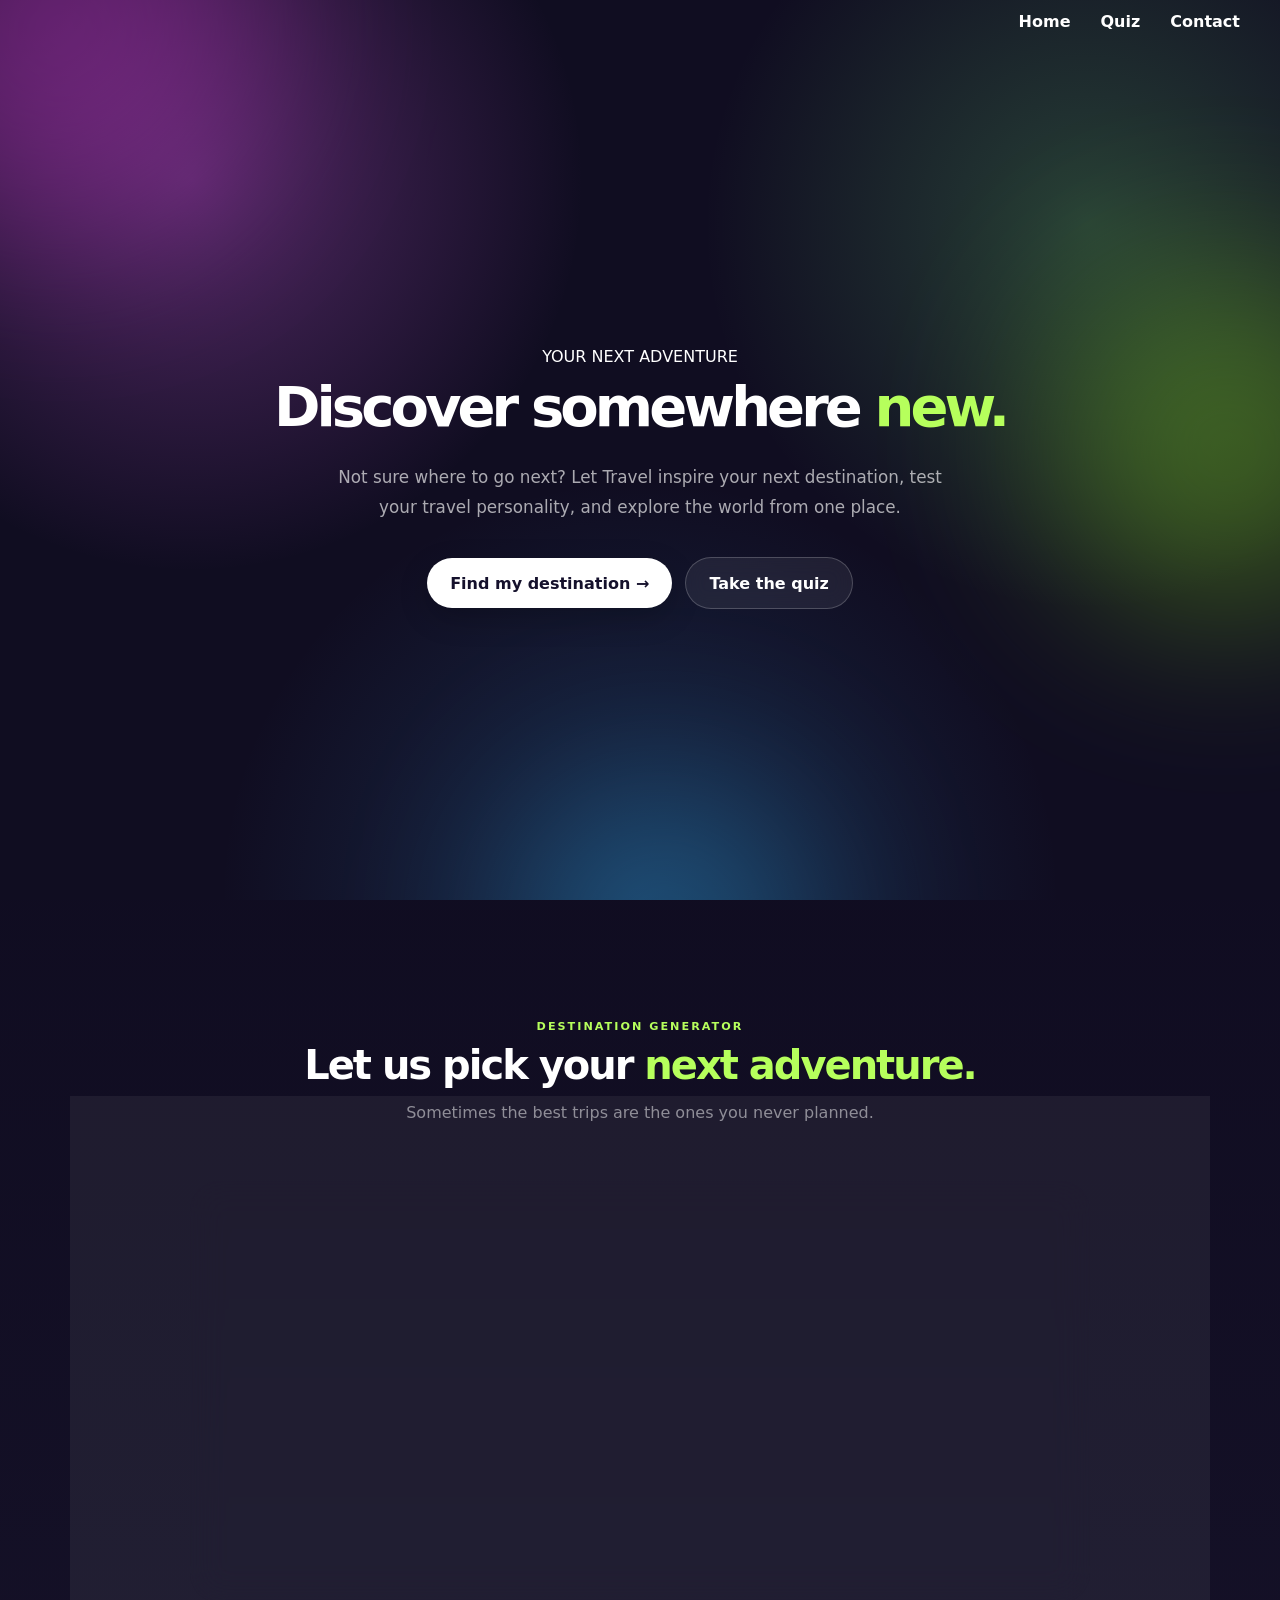
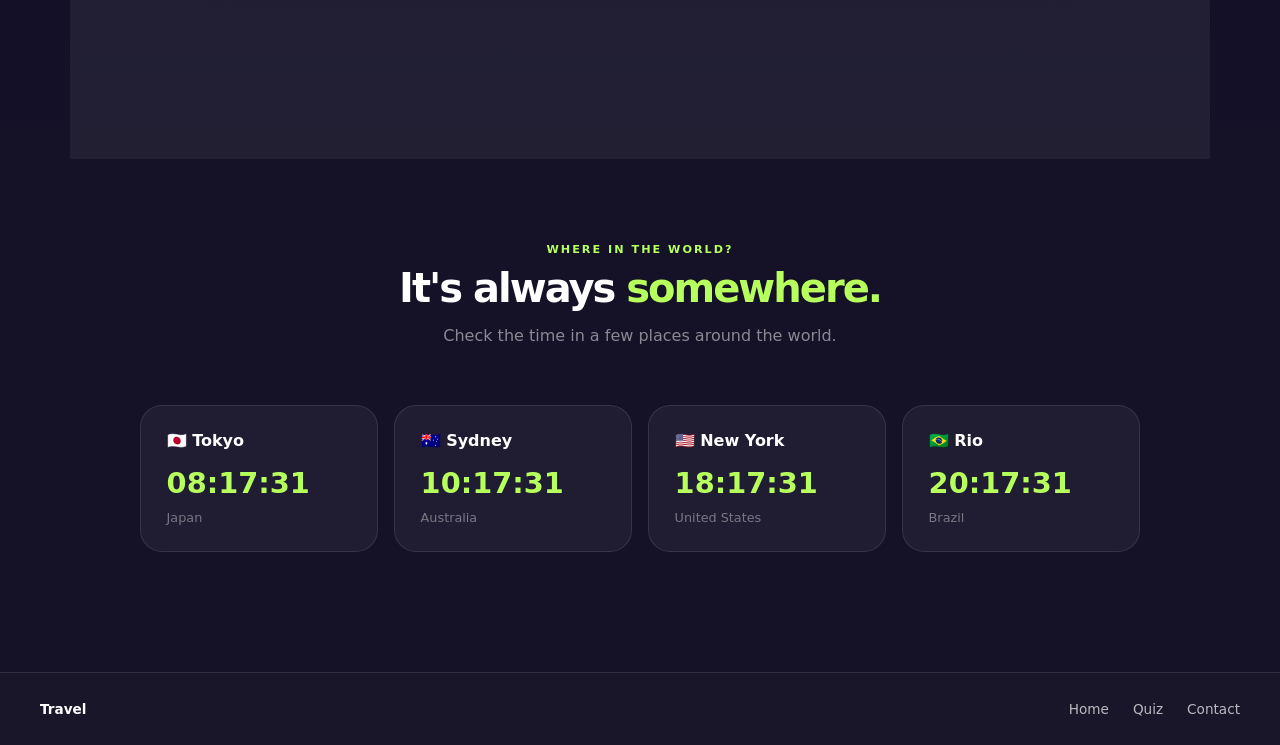
<file: index.html>
<!DOCTYPE html>
<html lang="en">
<head>
    <meta charset="UTF-8">
    <meta name="viewport" content="width=device-width, initial-scale=1.0">
    <link rel="stylesheet" href="stylehome.css">

    <title>Home</title>
</head>
<body>

    <!-- naviatie -->
    <div class="container">
        <nav class="navbar">
            <div class="nav-right">
                <a href="index.html">Home</a>
                <a href="quiz.html" class="is-active">Quiz</a>
                <a href="contact.html">Contact</a>
            </div>
        </nav>
    </div>



    <!-- hero -->

    <main>

        <section class="home-hero">

            <div class="hero-glow hero-glow-1"></div>
            <div class="hero-glow hero-glow-2"></div>
            <div class="hero-glow hero-glow-3"></div>

            <div class="home-hero-content">

                <p class="home-eyebrow">
                    YOUR NEXT ADVENTURE
                </p>

                <h1>
                    Discover somewhere
                    <span>new.</span>
                </h1>

                <p class="home-description">
                    Not sure where to go next?
                    Let Travel inspire your next destination,
                    test your travel personality, and explore
                    the world from one place.
                </p>

                <div class="home-buttons">
                    <a href="#generator" class="home-primary-button">
                        Find my destination →
                    </a>

                    <a href="quiz.html" class="home-secondary-button">
                        Take the quiz
                    </a>
                </div>


            </div>

        </section>


        <!-- generator -->

        <section class="destination-section" id="generator">

            <div class="section-heading">

                <p>DESTINATION GENERATOR</p>

                <h2>
                    Let us pick your
                    <span>next adventure.</span>
                </h2>

                <span>
                    Sometimes the best trips are the ones
                    you never planned.
                </span>

            </div>


            <div class="destination-card">

                <div class="destination-image">
                    <span>✈️</span>
                </div>

                <div class="destination-info">

                    <span class="destination-type">
                        RANDOM DESTINATION
                    </span>

                    <h3 id="destinationName">
                        Somewhere amazing.
                    </h3>

                    <p id="destinationDescription">
                        Press the button and discover a destination
                        you might never have considered.
                    </p>

                    <button class="generate-button" id="generateButton">
                        Surprise me →
                    </button>

                </div>

            </div>

        </section>


        <!-- klok -->

        <section class="clock-section">

            <div class="section-heading">

                <p>WHERE IN THE WORLD?</p>

                <h2>
                    It's always
                    <span>somewhere.</span>
                </h2>

                <span>
                    Check the time in a few places around the world.
                </span>

            </div>

            <div class="clock-grid">

                <div class="clock-card">
                    <span class="clock-city">🇯🇵 Tokyo</span>
                    <span class="world-time" data-timezone="Asia/Tokyo">--:--</span>
                    <span>Japan</span>
                </div>

                <div class="clock-card">
                    <span class="clock-city">🇦🇺 Sydney</span>
                    <span class="world-time" data-timezone="Australia/Sydney">--:--</span>
                    <span>Australia</span>
                </div>

                <div class="clock-card">
                    <span class="clock-city">🇺🇸 New York</span>
                    <span class="world-time" data-timezone="America/New_York">--:--</span>
                    <span>United States</span>
                </div>

                <div class="clock-card">
                    <span class="clock-city">🇧🇷 Rio</span>
                    <span class="world-time" data-timezone="America/Sao_Paulo">--:--</span>
                    <span>Brazil</span>
                </div>

            </div>

        </section>

    </main>


 
<script src="script.js"></script>

    <footer class="site-footer">
        <span class="footer-brand">Travel</span>
        <ul class="footer-links">
            <li><a href="index.html">Home</a></li>
            <li><a href="quiz.html">Quiz</a></li>
            <li><a href="contact.html">Contact</a></li>
        </ul>
    </footer>


</body>
</html>



</body>
</html>
</file>
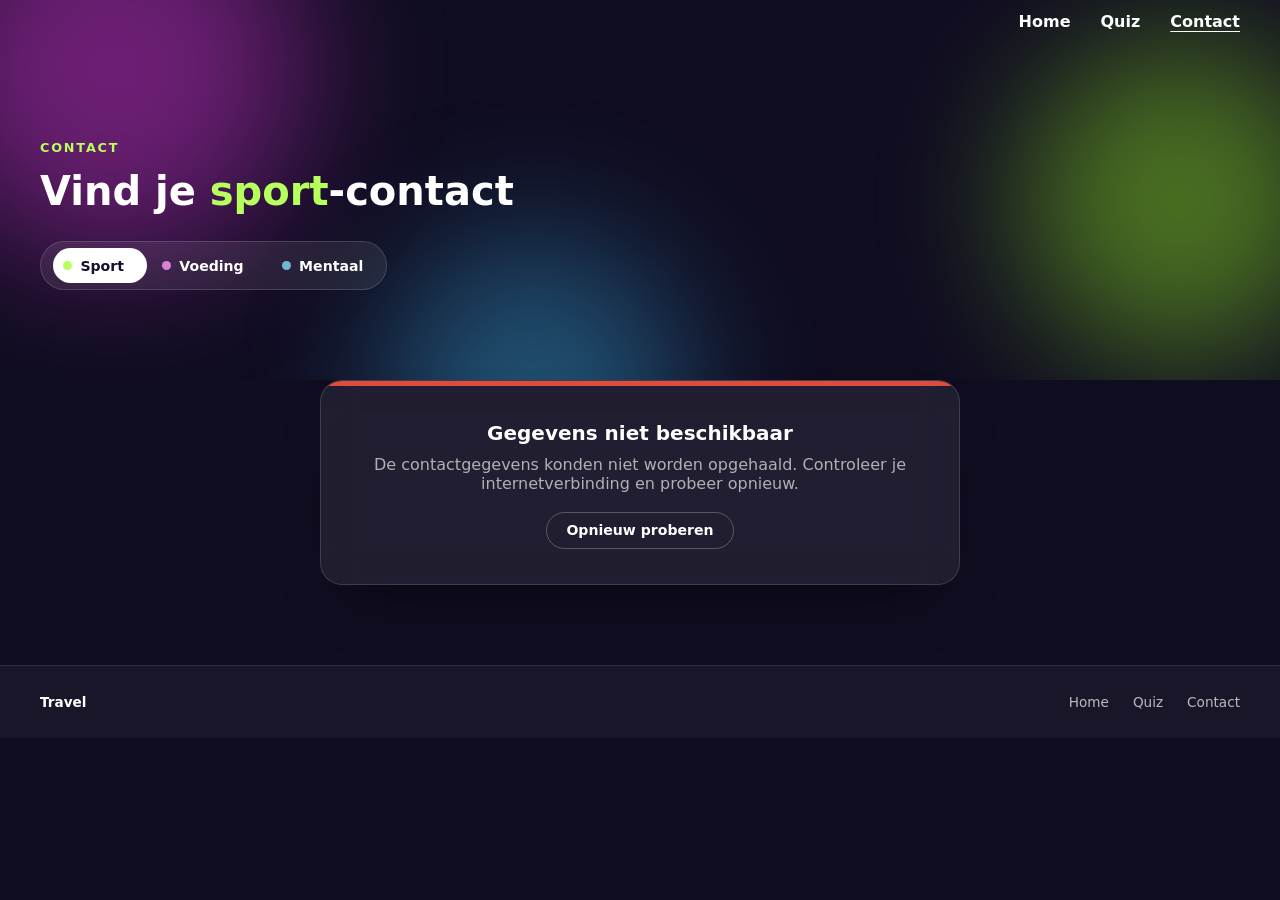
<file: contact.html>
<!DOCTYPE html>
<html lang="en">
<head>
    <meta charset="UTF-8">
    <meta name="viewport" content="width=device-width, initial-scale=1.0">
    <link rel="stylesheet" href="style.css">
    <title>Contact Travel</title>
</head>
<body>

    <div class="container">
        <nav class="navbar">
            <div class="nav-right">
                <a href="index.html">Home</a>
                <a href="quiz.html">Quiz</a>
                <a href="contact.html" class="is-active">Contact</a>
            </div>
        </nav>
    </div>

    <header class="contact-hero">
        <div class="contact-blob blob-1" aria-hidden="true"></div>
        <div class="contact-blob blob-2" aria-hidden="true"></div>
        <div class="contact-blob blob-3" aria-hidden="true"></div>

        <div class="contact-hero-inner">
            <p class="eyebrow" data-anim="eyebrow">Contact</p>
            <h1 data-anim="heading">Vind je <span class="accent-word" data-word>sport</span>-contact</h1>
          
            <div class="chip-tabs" role="tablist" aria-label="Kies een categorie" data-anim="extra">
                <span class="chip-indicator" aria-hidden="true"></span>
                <button class="chip" type="button" role="tab" data-cat="sport" aria-selected="true">
                    <span class="chip-dot" style="--dot: var(--c-sport)"></span>Sport
                </button>
                <button class="chip" type="button" role="tab" data-cat="voeding" aria-selected="false">
                    <span class="chip-dot" style="--dot: var(--c-voeding)"></span>Voeding
                </button>
                <button class="chip" type="button" role="tab" data-cat="mentaal" aria-selected="false">
                    <span class="chip-dot" style="--dot: var(--c-mentaal)"></span>Mentaal
                </button>
            </div>

        </div>
    </header>

    <main class="contact-main">
        <div class="contact-card" id="contactCard" aria-live="polite">
        <!-- zie contact.js -->
        </div>
    </main>


    <script src="https://cdnjs.cloudflare.com/ajax/libs/gsap/3.12.5/gsap.min.js"></script>
    <script src="contact.js"></script>


        <footer class="site-footer">
        <span class="footer-brand">Travel</span>
        <ul class="footer-links">
            <li><a href="index.html">Home</a></li>
            <li><a href="quiz.html">Quiz</a></li>
            <li><a href="contact.html">Contact</a></li>
        </ul>
    </footer>

    
</body>
</html>
</file>
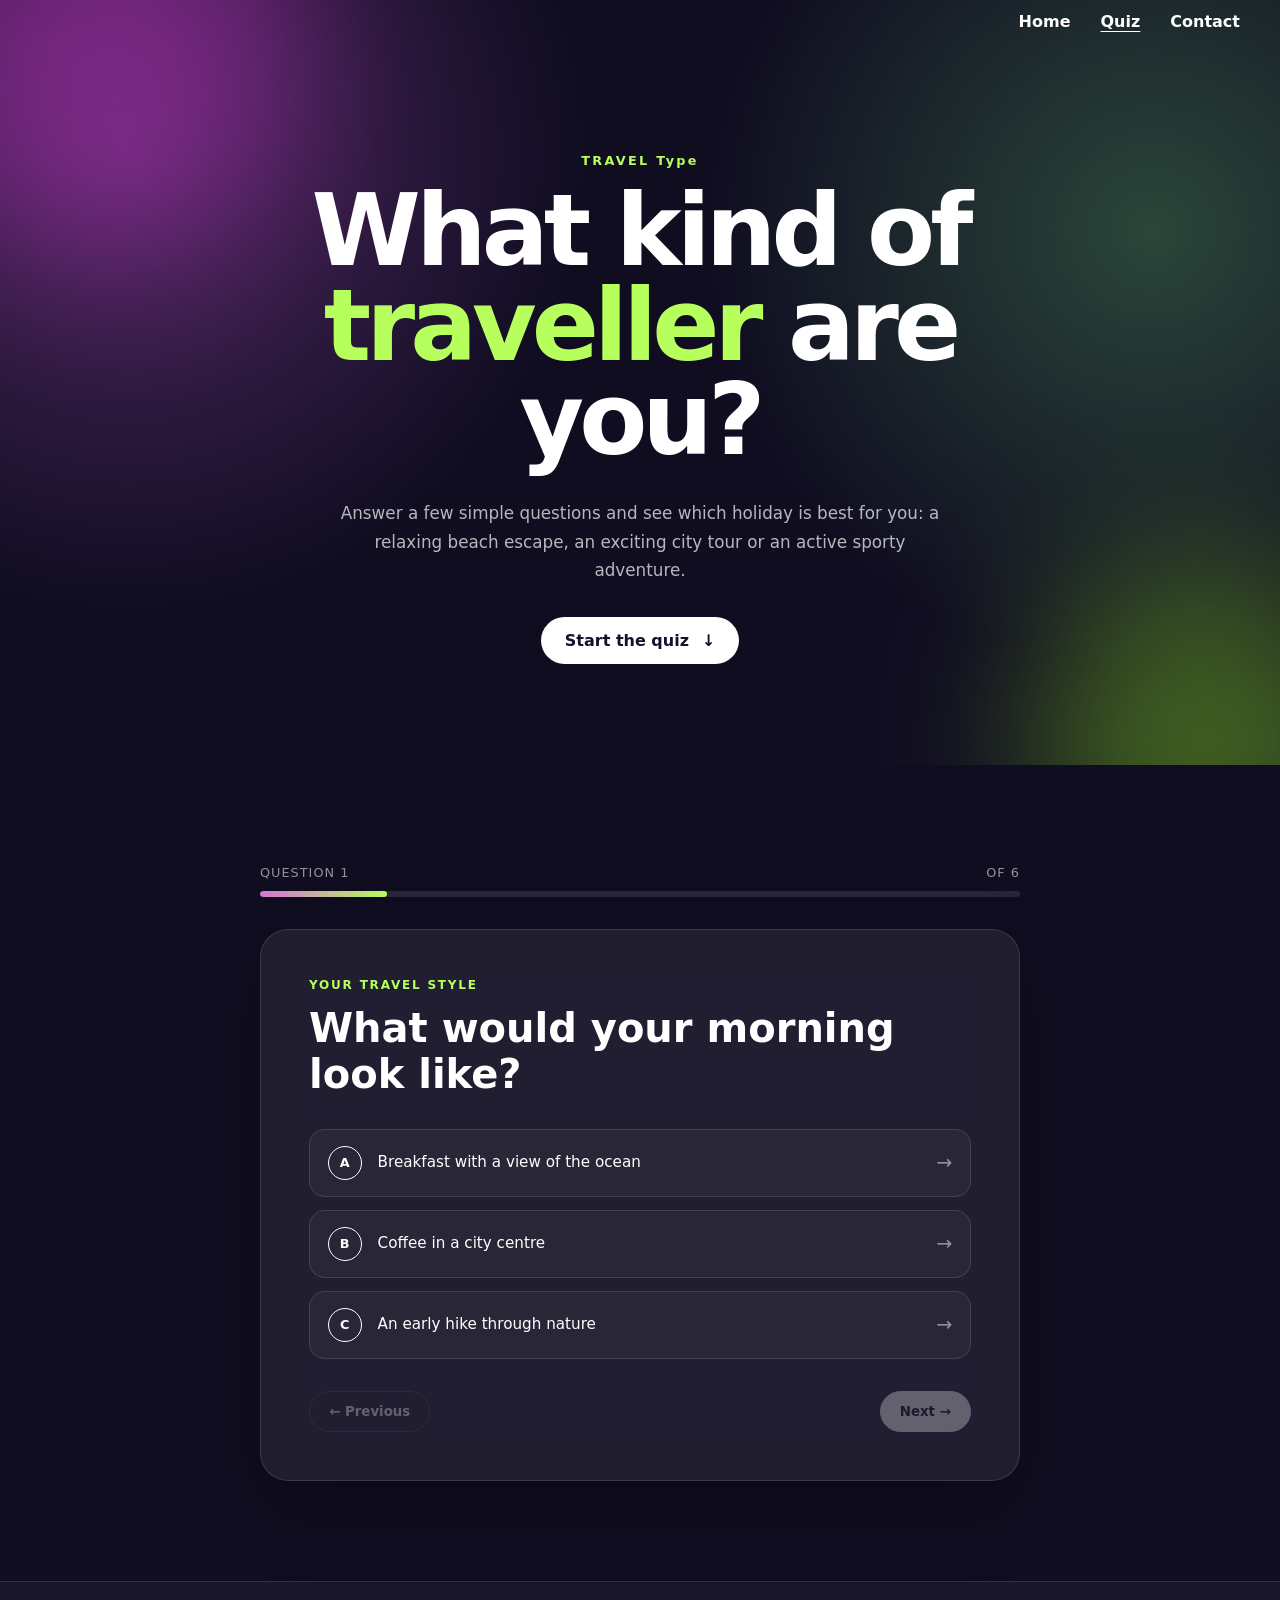
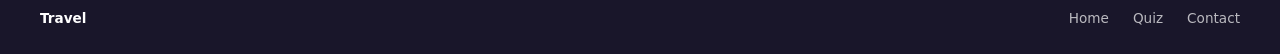
<file: quiz.html>
<!DOCTYPE html>
<html lang="en">
<head>
    <meta charset="UTF-8">
    <meta name="viewport" content="width=device-width, initial-scale=1.0">

    <link rel="stylesheet" href="style.css">

    <title>Travel Quiz</title>
</head>

<body>

    <!-- naviatie -->
    <div class="container">
        <nav class="navbar">
            <div class="nav-right">
                <a href="index.html">Home</a>
                <a href="quiz.html" class="is-active">Quiz</a>
                <a href="contact.html">Contact</a>
            </div>
        </nav>
    </div>


    <!-- Quiz -->
    <header class="quiz-hero">

        <div class="quiz-blob quiz-blob-1"></div>
        <div class="quiz-blob quiz-blob-2"></div>

        <div class="quiz-hero-content">

            <p class="quiz-eyebrow">TRAVEL Type</p>

            <h1>
                What kind of
                <span>traveller</span>
                are you?
            </h1>

            <p class="quiz-intro">
                Answer a few simple questions and see which holiday
                is best for you: a relaxing beach escape, an exciting city
                tour or an active sporty adventure.
            </p>

            <a href="#quiz" class="quiz-start-button">
                Start the quiz
                <span>↓</span>
            </a>

        </div>

    </header>


    <!-- Quiz selectie -->
    <main class="quiz-section" id="quiz">

        <div class="quiz-container">

            
            <div class="quiz-progress-container">

                <div class="quiz-progress-text">
                    <span id="questionNumber">Question 1</span>
                    <span id="questionTotal">of 6</span>
                </div>

                <div class="quiz-progress">
                    <div id="progressBar"></div>
                </div>

            </div>


            <!-- Question -->
            <div class="quiz-card" id="quizCard">

                <p class="question-category">
                    YOUR TRAVEL STYLE
                </p>

                <h2 id="questionText">
                    Loading question...
                </h2>

                <div class="answers" id="answers">
                    <!-- JavaScript-->
                </div>

                <div class="quiz-navigation">

                    <button
                        type="button"
                        id="previousButton"
                        class="quiz-secondary-button"
                        disabled>
                        ← Previous
                    </button>

                    <button
                        type="button"
                        id="nextButton"
                        class="quiz-next-button"
                        disabled>
                        Next →
                    </button>

                </div>

            </div>


            <!-- Resultaat -->
            <div class="quiz-result" id="quizResult">

                <p class="result-eyebrow">
                    YOUR PERFECT TRIP
                </p>

                <div id="resultIcon" class="result-icon">
                    🏖️
                </div>

                <h2 id="resultTitle">
                    Your result
                </h2>

                <p id="resultDescription">
                    Your travel personality will appear here.
                </p>

                <div class="result-destination">

                    <span>YOU SHOULD TRY</span>

                    <strong id="resultDestination">
                        Somewhere amazing
                    </strong>

                </div>

                <button
                    type="button"
                    id="restartButton"
                    class="quiz-start-button">
                    Take the quiz again
                </button>

            </div>

        </div>

    </main>


    <footer class="site-footer">
        <span class="footer-brand">Travel</span>
        <ul class="footer-links">
            <li><a href="index.html">Home</a></li>
            <li><a href="quiz.html">Quiz</a></li>
            <li><a href="contact.html">Contact</a></li>
        </ul>
    </footer>



    <!-- Quiz JavaScript om te activeren -->
    <script src="quiz.js"></script>

</body>
</html>
</file>
<file: stylehome.css>
* {
    box-sizing: border-box;
}

body {
    margin: 0;
    font-family: 'Poppins', system-ui, -apple-system, sans-serif;
    background: hsl(250, 45%, 9%);
    color: white;
    min-height: 100vh;
}

.container {
    display: flex;
    flex-direction: column;
    gap: 0px;
}

.navbar {
    display: flex;
    position: fixed;
    padding: 12px 40px;
    width: 100%;
    justify-content: space-between;
    z-index: 100;
    box-sizing: border-box;
}

.nav-right {
    display: flex;
    gap: 30px;
    margin-left: auto;
    z-index: 10;
}

.nav-right a {
    color: white;
    text-decoration: none;
    font-weight: 700;
}

.nav-right a:hover {
    text-decoration: underline;
}

.random {
    background: linear-gradient(
        to right,
        hsl(300, 50%, 59%),
        hsl(87, 100%, 75%),
        hsl(200, 50%, 59%)
    );
    justify-content: flex-start;
    padding-left: 80px;
    padding-right: 100%;
    box-sizing: border-box;
    position: relative;
    overflow: hidden;
    min-height: 100vh;
}

.random > .content {
    color: white;
    display: flex;
}



.home-hero {
    min-height: 100vh;

    display: flex;
    align-items: center;
    justify-content: center;

    position: relative;
    overflow: hidden;

    padding: 140px 30px 100px;

    text-align: center;

    background:
        radial-gradient(
            circle at 15% 20%,
            rgba(200, 90, 220, 0.35),
            transparent 30%
        ),
        radial-gradient(
            circle at 85% 25%,
            rgba(120, 240, 130, 0.22),
            transparent 30%
        ),
        radial-gradient(
            circle at 50% 100%,
            rgba(60, 150, 220, 0.22),
            transparent 38%
        ),
        hsl(250, 45%, 9%);
}


/*  glowing  */

.hero-glow {
    position: absolute;

    border-radius: 50%;

    filter: blur(90px);

    pointer-events: none;

    opacity: 0.35;
}

.hero-glow-1 {
    width: 420px;
    height: 420px;

    background: hsl(300, 60%, 50%);

    top: -180px;
    left: -150px;
}

.hero-glow-2 {
    width: 350px;
    height: 350px;

    background: hsl(87, 80%, 50%);

    right: -120px;
    top: 30%;
}

.hero-glow-3 {
    width: 300px;
    height: 300px;

    background: hsl(200, 70%, 50%);

    bottom: -180px;
    left: 40%;
}


.home-hero-content {
    position: relative;

    z-index: 2;

    max-width: 900px;
}



/* h1 */

.home-hero h1 {
    margin: 0;

    max-width: 900px;

    font-size: 3.5rem;

    line-height: 0.88;

    letter-spacing: -0.07em;

    font-weight: 800;
}

.home-hero h1 span {
    color: hsl(87, 100%, 68%);
}


/* contznt */

.home-description {
    max-width: 620px;

    margin: 2rem auto 2.2rem;

    color: rgba(255, 255, 255, 0.65);

    font-size: 1.05rem;

    line-height: 1.75;
}


/* buttons */

.home-buttons {
    display: flex;

    justify-content: center;

    align-items: center;

    gap: 0.8rem;

    flex-wrap: wrap;
}


.home-primary-button,
.home-secondary-button {
    display: inline-flex;

    align-items: center;
    justify-content: center;

    padding: 0.95rem 1.45rem;

    border-radius: 999px;

    text-decoration: none;

    font-weight: 700;

    transition:
        transform 0.25s ease,
        box-shadow 0.25s ease,
        background 0.25s ease;
}


.home-primary-button {
    background: white;

    color: hsl(250, 45%, 12%);

    box-shadow:
        0 10px 30px rgba(0, 0, 0, 0.2);
}


.home-secondary-button {
    background: rgba(255, 255, 255, 0.07);

    border: 1px solid rgba(255, 255, 255, 0.2);

    color: white;

    backdrop-filter: blur(10px);
}


.home-primary-button:hover,
.home-secondary-button:hover {
    transform: translateY(-4px);
}


.home-primary-button:hover {
    box-shadow:
        0 18px 40px rgba(0, 0, 0, 0.35);
}


.home-secondary-button:hover {
    background: rgba(255, 255, 255, 0.13);
}


/* scroll */

.hero-scroll {
    display: flex;

    align-items: center;
    justify-content: center;

    gap: 0.6rem;

    margin-top: 4rem;

    color: rgba(255, 255, 255, 0.35);

    font-size: 0.7rem;

    text-transform: uppercase;

    letter-spacing: 0.14em;
}


.hero-scroll span {
    width: 18px;
    height: 28px;

    display: block;

    border: 1px solid rgba(255, 255, 255, 0.3);

    border-radius: 999px;

    position: relative;
}


.hero-scroll span::after {
    content: "";

    position: absolute;

    width: 3px;
    height: 6px;

    left: 50%;
    top: 6px;

    transform: translateX(-50%);

    border-radius: 999px;

    background: white;

    opacity: 0.7;
}


/* sections*/

.section-heading {
    max-width: 700px;

    margin: 0 auto 3.5rem;

    text-align: center;
}


.section-heading p {
    margin: 0 0 0.8rem;

    color: hsl(87, 100%, 68%);

    font-size: 0.7rem;

    font-weight: 800;

    letter-spacing: 0.18em;
}


.section-heading h2 {
    margin: 0 0 1rem;

    font-size: 2.5rem;

    line-height: 0.95;

    letter-spacing: -0.05em;
}


.section-heading h2 span {
    color: hsl(87, 100%, 68%);
}


.section-heading > span {
    display: block;

    color: rgba(255, 255, 255, 0.5);

    line-height: 1.6;
}


/* generator */

.destination-section {
    padding: 120px 20px;

    background:
        linear-gradient(
            180deg,
            hsl(250, 45%, 9%),
            hsl(250, 40%, 11%)
        );
}


.destination-card {
    width: 100%;
    max-width: 900px;

    min-height: 420px;

    margin: 0 auto;

    display: grid;

    grid-template-columns: 0.85fr 1.15fr;

    overflow: hidden;

    border-radius: 30px;

    background: rgba(255, 255, 255, 0.06);

    border: 1px solid rgba(255, 255, 255, 0.12);

    box-shadow:
        0 35px 80px rgba(0, 0, 0, 0.3);

    backdrop-filter: blur(18px);
}


/* image  */

.destination-image {
    min-height: 420px;

    display: flex;

    align-items: center;
    justify-content: center;

    position: relative;

    overflow: hidden;

    font-size: 7rem;

    background:
        radial-gradient(
            circle at 30% 30%,
            rgba(255, 255, 255, 0.2),
            transparent 30%
        ),
        linear-gradient(
            135deg,
            hsl(300, 50%, 45%),
            hsl(200, 50%, 45%)
        );
}


.destination-image::before,
.destination-image::after {
    content: "";

    position: absolute;

    border-radius: 50%;

    border: 1px solid rgba(255, 255, 255, 0.18);
}


.destination-image::before {
    width: 260px;
    height: 260px;
}


.destination-image::after {
    width: 380px;
    height: 380px;
}


.destination-image span {
    position: relative;

    z-index: 2;

    filter: drop-shadow(
        0 15px 20px rgba(0, 0, 0, 0.25)
    );
}


/* info */

.destination-info {
    padding: 3.5rem;

    display: flex;

    flex-direction: column;

    justify-content: center;
}


.destination-type {
    color: hsl(87, 100%, 68%);

    font-size: 0.7rem;

    font-weight: 800;

    letter-spacing: 0.16em;
}


.destination-info h3 {
    margin: 0.7rem 0 1rem;

    font-size: 2rem;

    line-height: 0.95;

    letter-spacing: -0.05em;
}


.destination-info p {
    margin: 0 0 2rem;

    max-width: 450px;

    color: rgba(255, 255, 255, 0.6);

    line-height: 1.7;
}


.generate-button {
    align-self: flex-start;

    border: none;

    padding: 0.95rem 1.4rem;

    border-radius: 999px;

    background: white;

    color: hsl(250, 45%, 12%);

    font-family: inherit;

    font-weight: 700;

    cursor: pointer;

    transition:
        transform 0.25s ease,
        box-shadow 0.25s ease;
}


.generate-button:hover {
    transform: translateY(-4px);

    box-shadow:
        0 15px 30px rgba(0, 0, 0, 0.3);
}


/* klok */

.clock-section {
    padding: 120px 20px;

    background:
        hsl(250, 40%, 11%);
}


.clock-grid {
    max-width: 1000px;

    margin: 0 auto;

    display: grid;

    grid-template-columns:
        repeat(4, 1fr);

    gap: 1rem;
}


.clock-card {
    padding: 1.6rem;

    border-radius: 22px;

    background: rgba(255, 255, 255, 0.05);

    border: 1px solid rgba(255, 255, 255, 0.1);

    transition:
        transform 0.25s ease,
        background 0.25s ease,
        border-color 0.25s ease;
}


.clock-card:hover {
    transform: translateY(-6px);

    background: rgba(255, 255, 255, 0.08);

    border-color: rgba(255, 255, 255, 0.2);
}


.clock-city {
    display: block;

    margin-bottom: 1rem;

    font-weight: 700;
}


.world-time {
    display: block;

    margin-bottom: 0.4rem;

    color: hsl(87, 100%, 68%);

    font-size: 1.8rem;

    font-weight: 600;

    font-variant-numeric: tabular-nums;
}


.clock-card > span:last-child {
    color: rgba(255, 255, 255, 0.4);

    font-size: 0.8rem;
}



.site-footer {
    margin-top: auto;
    padding: 28px 40px;
    display: flex;
    flex-wrap: wrap;
    gap: 1.25rem 2.5rem;
    justify-content: space-between;
    align-items: center;
    background: rgba(255, 255, 255, 0.04);
    border-top: 1px solid rgba(255, 255, 255, 0.1);
    font-size: 0.85rem;
    color: rgba(255, 255, 255, 0.7);
}

.site-footer .footer-brand {
    font-weight: 700;
    color: white;
}

.site-footer .footer-links {
    display: flex;
    gap: 1.5rem;
    list-style: none;
    margin: 0;
    padding: 0;
}

.site-footer .footer-links a {
    color: rgba(255, 255, 255, 0.7);
    text-decoration: none;
}

.site-footer .footer-links a:hover {
    color: white;
    text-decoration: underline;
}
</file>
<file: style.css>
.site-footer {
    margin-top: auto;
    padding: 28px 40px;
    display: flex;
    flex-wrap: wrap;
    gap: 1.25rem 2.5rem;
    justify-content: space-between;
    align-items: center;
    background: rgba(255, 255, 255, 0.04);
    border-top: 1px solid rgba(255, 255, 255, 0.1);
    font-size: 0.85rem;
    color: rgba(255, 255, 255, 0.7);
}

.site-footer .footer-brand {
    font-weight: 700;
    color: white;
}

.site-footer .footer-links {
    display: flex;
    gap: 1.5rem;
    list-style: none;
    margin: 0;
    padding: 0;
}

.site-footer .footer-links a {
    color: rgba(255, 255, 255, 0.7);
    text-decoration: none;
}

.site-footer .footer-links a:hover {
    color: white;
    text-decoration: underline;
}



* {
    box-sizing: border-box;
}

body {
    margin: 0;
    font-family: 'Poppins', system-ui, -apple-system, sans-serif;
    background: hsl(250, 45%, 9%);
    color: white;
    min-height: 100vh;
}

.container {
    display: flex;
    flex-direction: column;
    gap: 0px;
}

.navbar {
    display: flex;
    position: fixed;
    padding: 12px 40px;
    width: 100%;
    justify-content: space-between;
    z-index: 100;
    box-sizing: border-box;
}

.nav-right {
    display: flex;
    gap: 30px;
    margin-left: auto;
    z-index: 10;
}

.nav-right a {
    color: white;
    text-decoration: none;
    font-weight: 700;
}

.nav-right a:hover {
    text-decoration: underline;
}

.random {
    background: linear-gradient(
        to right,
        hsl(300, 50%, 59%),
        hsl(87, 100%, 75%),
        hsl(200, 50%, 59%)
    );
    justify-content: flex-start;
    padding-left: 80px;
    padding-right: 100%;
    box-sizing: border-box;
    position: relative;
    overflow: hidden;
    min-height: 100vh;
}

.random > .content {
    color: white;
    display: flex;
}

/* navbar */

.nav-right a.is-active {
    text-decoration: underline;
    text-underline-offset: 4px;
}


/* contactpagina */

:root {
    --c-sport: hsl(87, 100%, 68%);
    --c-voeding: hsl(300, 55%, 68%);
    --c-mentaal: hsl(200, 55%, 65%);
    --accent: var(--c-sport);
}

.contact-hero {
    position: relative;
    padding: 140px 40px 90px;
    overflow: hidden;
    isolation: isolate;
}

.contact-blob {
    position: absolute;
    border-radius: 50%;
    filter: blur(70px);
    opacity: 0.55;
    z-index: -1;
    pointer-events: none;
}

.blob-1 { width: 380px; height: 380px; background: hsl(300, 60%, 45%); top: -120px; left: -80px; }
.blob-2 { width: 320px; height: 320px; background: hsl(87, 70%, 45%);  top: 40px; right: -60px; }
.blob-3 { width: 300px; height: 300px; background: hsl(200, 60%, 45%); bottom: -160px; left: 30%; }

.contact-hero-inner {
    max-width: 640px;
    position: relative;
}

.eyebrow {
    font-size: 0.8rem;
    text-transform: uppercase;
    letter-spacing: 0.14em;
    font-weight: 700;
    color: var(--accent);
    margin: 0 0 0.9rem;
    transition: color 0.35s ease;
}

.contact-hero h1 {
    font-size: 2rem;
    line-height: 1.1;
    margin: 0;
}

@media (min-width: 600px) {
    .contact-hero h1 {
        font-size: 2.5rem;
    }
}

.accent-word {
    color: var(--accent);
    transition: color 0.35s ease;
}

.contact-hero .lead {
    margin-top: 1rem;
    color: rgba(255, 255, 255, 0.75);
    max-width: 46ch;
    font-size: 1.02rem;
}

.chip-tabs {
    position: relative;
    display: inline-flex;
    gap: 0.3rem;
    margin-top: 1.75rem;
    padding: 0.35rem;
    background: rgba(255, 255, 255, 0.08);
    border: 1px solid rgba(255, 255, 255, 0.14);
    border-radius: 999px;
    max-width: 100%;
    overflow-x: auto;
}

.chip-indicator {
    position: absolute;
    top: 0.35rem;
    bottom: 0.35rem;
    left: 0.35rem;
    width: 0;
    background: white;
    border-radius: 999px;
    z-index: 0;
}

.chip {
    position: relative;
    z-index: 1;
    display: inline-flex;
    align-items: center;
    gap: 0.5rem;
    padding: 0.6rem 1.05rem;
    border-radius: 999px;
    font-size: 0.88rem;
    font-weight: 700;
    color: white;
    white-space: nowrap;
    background: none;
    border: none;
    font-family: inherit;
    cursor: pointer;
    transition: color 0.3s ease;
}

.chip[aria-selected="true"] {
    color: hsl(250, 45%, 12%);
}

.chip-dot {
    width: 9px;
    height: 9px;
    border-radius: 50%;
    background: var(--dot);
    flex-shrink: 0;
}

.fetch-note {
    margin-top: 1.1rem;
    font-size: 0.78rem;
    color: rgba(255, 255, 255, 0.5);
}

.fetch-note code {
    background: rgba(255, 255, 255, 0.08);
    padding: 0.15rem 0.4rem;
    border-radius: 6px;
}

.contact-main {
    padding: 0 40px 80px;
    display: flex;
    justify-content: center;
}

.contact-card {
    position: relative;
    width: 100%;
    max-width: 640px;
    background: rgba(255, 255, 255, 0.07);
    backdrop-filter: blur(18px);
    -webkit-backdrop-filter: blur(18px);
    border: 1px solid rgba(255, 255, 255, 0.14);
    border-radius: 22px;
    overflow: hidden;
    box-shadow: 0 30px 60px -30px rgba(0, 0, 0, 0.6);
}

.card-bar {
    height: 5px;
    width: 100%;
    background: var(--accent);
    transform: scaleX(0);
    transform-origin: left;
}

.card-top {
    display: flex;
    align-items: flex-start;
    gap: 1rem;
    padding: 1.6rem 1.6rem 1.2rem;
    flex-wrap: wrap;
}

.card-logo {
    width: 54px;
    height: 54px;
    border-radius: 14px;
    object-fit: cover;
    border: 1px solid rgba(255, 255, 255, 0.2);
}

.card-name {
    font-size: 1.25rem;
    margin: 0;
    font-weight: 700;
}

.card-person {
    margin: 0.3rem 0 0;
    font-size: 0.82rem;
    color: rgba(255, 255, 255, 0.65);
}

.status-badge {
    margin-left: auto;
    display: inline-flex;
    align-items: center;
    gap: 0.45rem;
    padding: 0.4rem 0.8rem;
    border-radius: 999px;
    background: rgba(255, 255, 255, 0.08);
    font-size: 0.78rem;
    font-weight: 700;
}

.status-dot {
    width: 8px;
    height: 8px;
    border-radius: 50%;
    background: #C7CDC1;
}

.status-badge.is-open .status-dot { background: hsl(140, 70%, 55%); }
.status-badge.is-open { color: hsl(140, 70%, 78%); background: hsla(140, 70%, 45%, 0.18); }
.status-badge.is-closed .status-dot { background: hsl(6, 70%, 60%); }
.status-badge.is-closed { color: hsl(6, 80%, 80%); background: hsla(6, 70%, 45%, 0.18); }

.card-data {
    margin: 0;
    padding: 0.4rem 1.6rem 0;
    display: grid;
    gap: 0.9rem;
}

.data-row {
    display: grid;
    grid-template-columns: 108px 1fr;
    gap: 0.5rem;
    align-items: baseline;
    padding-block: 0.6rem;
    border-top: 1px solid rgba(255, 255, 255, 0.1);
    margin: 0;
}

.data-row dt {
    font-size: 0.76rem;
    color: rgba(255, 255, 255, 0.55);
    text-transform: uppercase;
    letter-spacing: 0.04em;
    display: flex;
    align-items: center;
    gap: 0.4rem;
}

.data-row dt svg { width: 14px; height: 14px; flex-shrink: 0; }

.data-row dd {
    margin: 0;
    font-size: 0.92rem;
    word-break: break-word;
}

.data-row a { color: white; text-decoration: none; }
.data-row a:hover { color: var(--accent); text-decoration: underline; }

.card-hours {
    margin: 1.3rem 1.6rem 0;
    border-top: 1px solid rgba(255, 255, 255, 0.1);
    padding-top: 1rem;
}

.card-hours summary {
    cursor: pointer;
    font-weight: 700;
    font-size: 0.92rem;
    list-style: none;
    display: flex;
    align-items: center;
    gap: 0.5rem;
}

.card-hours summary::-webkit-details-marker { display: none; }

.card-hours summary .chev {
    width: 14px;
    height: 14px;
    transition: transform 0.25s ease;
}

.card-hours[open] summary .chev { transform: rotate(90deg); }

.hours-list {
    margin-top: 0.9rem;
    display: grid;
    gap: 0.35rem;
    font-size: 0.85rem;
    list-style: none;
    padding: 0;
}

.hours-list li {
    display: flex;
    justify-content: space-between;
    padding: 0.35rem 0.6rem;
    border-radius: 8px;
    color: rgba(255, 255, 255, 0.65);
}

.hours-list li.is-today {
    background: rgba(255, 255, 255, 0.1);
    color: white;
    font-weight: 700;
}

.card-social {
    margin: 1.4rem 1.6rem 1.7rem;
    display: flex;
    gap: 0.6rem;
}

.card-social a {
    width: 38px;
    height: 38px;
    display: inline-flex;
    align-items: center;
    justify-content: center;
    border-radius: 50%;
    border: 1px solid rgba(255, 255, 255, 0.18);
    color: white;
    transition: background 0.2s ease, transform 0.2s ease;
}

.card-social a svg { width: 17px; height: 17px; }

.card-social a:hover {
    background: var(--accent);
    color: hsl(250, 45%, 12%);
    transform: translateY(-2px);
}

.card-skeleton {
    padding: 1.8rem 1.6rem;
    display: grid;
    gap: 1rem;
}

.skel-line {
    height: 14px;
    border-radius: 7px;
    background: rgba(255, 255, 255, 0.1);
}

.skel-line.w-40 { width: 40%; height: 20px; }
.skel-line.w-60 { width: 60%; }
.skel-line.w-80 { width: 80%; }

.skel-avatar {
    width: 54px;
    height: 54px;
    border-radius: 14px;
    background: rgba(255, 255, 255, 0.1);
}

.skel-row { display: flex; gap: 1rem; align-items: center; }

.card-error {
    padding: 2.2rem 1.6rem;
    text-align: center;
}

.card-error p {
    color: rgba(255, 255, 255, 0.65);
    margin: 0.6rem 0 1.2rem;
}

.retry-btn {
    border: 1px solid rgba(255, 255, 255, 0.25);
    background: none;
    color: white;
    padding: 0.6rem 1.2rem;
    border-radius: 999px;
    font-weight: 700;
    font-size: 0.88rem;
    font-family: inherit;
    cursor: pointer;
}

.retry-btn:hover {
    background: white;
    color: hsl(250, 45%, 12%);
}

@media (max-width: 640px) {
    .navbar { padding: 12px 20px; }
    .contact-hero { padding: 120px 20px 60px; }
    .contact-main { padding: 0 20px 60px; }
    .data-row { grid-template-columns: 1fr; gap: 0.2rem; }
    .site-footer { padding: 24px 20px; justify-content: center; text-align: center; }
}

@media (prefers-reduced-motion: reduce) {
    * { animation-duration: 0.001ms !important; transition-duration: 0.001ms !important; }
}


/* quiz */

.quiz-hero {
    min-height: 85vh;
    position: relative;
    overflow: hidden;

    display: flex;
    align-items: center;

    padding: 140px 40px 100px;

    background:
        radial-gradient(
            circle at 10% 20%,
            rgba(200, 90, 220, 0.35),
            transparent 35%
        ),
        radial-gradient(
            circle at 90% 30%,
            rgba(120, 240, 130, 0.25),
            transparent 35%
        ),
        hsl(250, 45%, 9%);
}


.quiz-hero-content {
    max-width: 800px;
    margin: 0 auto;
    text-align: center;

    position: relative;
    z-index: 2;
}


.quiz-eyebrow {
    color: hsl(87, 100%, 68%);

    font-size: 0.8rem;
    font-weight: 700;

    letter-spacing: 0.18em;

    margin-bottom: 1rem;
}


.quiz-hero h1 {
    margin: 0;

    font-size: 3rem;
    font-size: calc(3rem + 4vw);

    line-height: 0.95;

    letter-spacing: -0.05em;
}


.quiz-hero h1 span {
    color: hsl(87, 100%, 68%);
}


.quiz-intro {
    max-width: 600px;

    margin: 2rem auto;

    color: rgba(255, 255, 255, 0.7);

    font-size: 1.05rem;

    line-height: 1.7;
}


.quiz-start-button {
    display: inline-flex;

    align-items: center;
    justify-content: center;

    gap: 0.8rem;

    padding: 0.9rem 1.5rem;

    border-radius: 999px;

    background: white;

    color: hsl(250, 45%, 12%);

    text-decoration: none;

    font-weight: 700;

    border: none;

    cursor: pointer;

    transition:
        transform 0.25s ease,
        box-shadow 0.25s ease;
}


.quiz-start-button:hover {
    transform: translateY(-4px);

    box-shadow:
        0 15px 35px rgba(0, 0, 0, 0.3);
}


.quiz-blob {
    position: absolute;

    border-radius: 50%;

    filter: blur(80px);

    pointer-events: none;

    opacity: 0.45;
}


.quiz-blob-1 {
    width: 400px;
    height: 400px;

    background: hsl(300, 60%, 45%);

    top: -150px;
    left: -100px;
}


.quiz-blob-2 {
    width: 350px;
    height: 350px;

    background: hsl(87, 70%, 45%);

    bottom: -150px;
    right: -100px;
}




.quiz-section {
    padding: 100px 20px;

    background: hsl(250, 45%, 9%);
}


.quiz-container {
    width: 100%;
    max-width: 760px;

    margin: 0 auto;
}




.quiz-progress-container {
    margin-bottom: 2rem;
}


.quiz-progress-text {
    display: flex;

    justify-content: space-between;

    margin-bottom: 0.7rem;

    color: rgba(255, 255, 255, 0.55);

    font-size: 0.8rem;

    text-transform: uppercase;

    letter-spacing: 0.08em;
}


.quiz-progress {
    width: 100%;

    height: 6px;

    background: rgba(255, 255, 255, 0.1);

    border-radius: 999px;

    overflow: hidden;
}


#progressBar {
    height: 100%;

    width: 16.6%;

    background:
        linear-gradient(
            to right,
            hsl(300, 55%, 65%),
            hsl(87, 100%, 68%)
        );

    border-radius: 999px;

    transition: width 0.45s ease;
}



.quiz-card {
    padding: 3rem !important;

    border-radius: 28px;

    background: rgba(255, 255, 255, 0.07);

    border: 1px solid rgba(255, 255, 255, 0.12);

    backdrop-filter: blur(18px);

    box-shadow:
        0 30px 70px rgba(0, 0, 0, 0.25);
}


.question-category {
    color: hsl(87, 100%, 68%);

    font-size: 0.75rem;

    font-weight: 700;

    letter-spacing: 0.15em;

    margin: 0 0 0.8rem;
}


.quiz-card h2 {
    font-size: calc(1.7rem + 1vw);

    line-height: 1.15;

    margin: 0 0 2rem;
}


/* answers */

.answers {
    display: grid;

    gap: 0.8rem;
}


.answer-button {
    width: 100%;

    display: flex;

    align-items: center;

    gap: 1rem;

    padding: 1rem 1.1rem;

    border-radius: 16px;

    border: 1px solid rgba(255, 255, 255, 0.12);

    background: rgba(255, 255, 255, 0.04);

    color: white;

    font-family: inherit;

    text-align: left;

    cursor: pointer;

    transition:
        transform 0.2s ease,
        background 0.2s ease,
        border-color 0.2s ease;
}


.answer-button:hover {
    transform: translateX(5px);

    background: rgba(255, 255, 255, 0.1);

    border-color:
        rgba(255, 255, 255, 0.3);
}


.answer-button.selected {
    background: hsl(87, 100%, 68%);

    color: hsl(250, 45%, 10%);

    border-color:
        hsl(87, 100%, 68%);

    transform: translateX(8px);
}


.answer-number {
    width: 34px;
    height: 34px;

    display: flex;

    align-items: center;
    justify-content: center;

    flex-shrink: 0;

    border-radius: 50%;

    border: 1px solid currentColor;

    font-weight: 700;

    font-size: 0.8rem;
}


.answer-text {
    flex: 1;

    font-size: 0.95rem;

    line-height: 1.4;
}


.answer-arrow {
    font-size: 1.2rem;

    opacity: 0.5;
}



.quiz-navigation {
    display: flex;

    justify-content: space-between;

    gap: 1rem;

    margin-top: 2rem;
}


.quiz-secondary-button,
.quiz-next-button {
    padding: 0.75rem 1.2rem;

    border-radius: 999px;

    font-family: inherit;

    font-weight: 700;

    cursor: pointer;

    transition:
        transform 0.2s ease,
        opacity 0.2s ease;
}


.quiz-secondary-button {
    color: white;

    background: transparent;

    border: 1px solid rgba(255, 255, 255, 0.2);
}


.quiz-next-button {
    color: hsl(250, 45%, 12%);

    background: white;

    border: 1px solid white;
}


.quiz-secondary-button:hover:not(:disabled),
.quiz-next-button:hover:not(:disabled) {
    transform: translateY(-2px);
}


.quiz-secondary-button:disabled,
.quiz-next-button:disabled {
    opacity: 0.3;

    cursor: not-allowed;
}




.quiz-result {
    display: none;

    padding: 2rem 4rem;

    border-radius: 28px;

    text-align: center;

    background:
        linear-gradient(
            135deg,
            rgba(255, 255, 255, 0.1),
            rgba(255, 255, 255, 0.04)
        );

    border: 1px solid rgba(255, 255, 255, 0.15);

    box-shadow:
        0 30px 70px rgba(0, 0, 0, 0.3);
}


.quiz-result.show {
    display: block;
}


.result-eyebrow {
    color: hsl(87, 100%, 68%);

    font-size: 0.75rem;

    font-weight: 700;

    letter-spacing: 0.15em;
}


.result-icon {
    font-size: 4rem;

    margin: 1.5rem 0;
}


.quiz-result h2 {
    font-size: 3.5rem;

    margin: 0 0 1rem;
}


.quiz-result > p:not(.result-eyebrow) {
    max-width: 550px;

    margin: 0 auto 2rem;

    color: rgba(255, 255, 255, 0.7);

    line-height: 1.7;
}


.result-destination {
    padding: 1rem;

    margin-bottom: 2rem;

    border-radius: 16px;

    background: rgba(255, 255, 255, 0.06);
}


.result-destination span {
    display: block;

    font-size: 0.7rem;

    letter-spacing: 0.12em;

    color: rgba(255, 255, 255, 0.5);

    margin-bottom: 0.3rem;
}


.result-destination strong {
    font-size: 1.2rem;
}




@media (max-width: 640px) {

    .quiz-hero {
        padding:
            120px 20px
            70px;

        min-height: 75vh;
    }


    .quiz-hero h1 {
        font-size: 3.5rem;
    }


    .quiz-intro {
        font-size: 0.95rem;
    }


    .quiz-section {
        padding:
            70px 20px;
    }


    .quiz-card {
        border-radius: 20px;
    }


    .answer-button {
        padding: 0.85rem;
    }


    .answer-text {
        font-size: 0.88rem;
    }


    .quiz-navigation {
        flex-direction: column-reverse;
    }


    .quiz-secondary-button,
    .quiz-next-button {
        width: 100%;
    }

}
</file>
